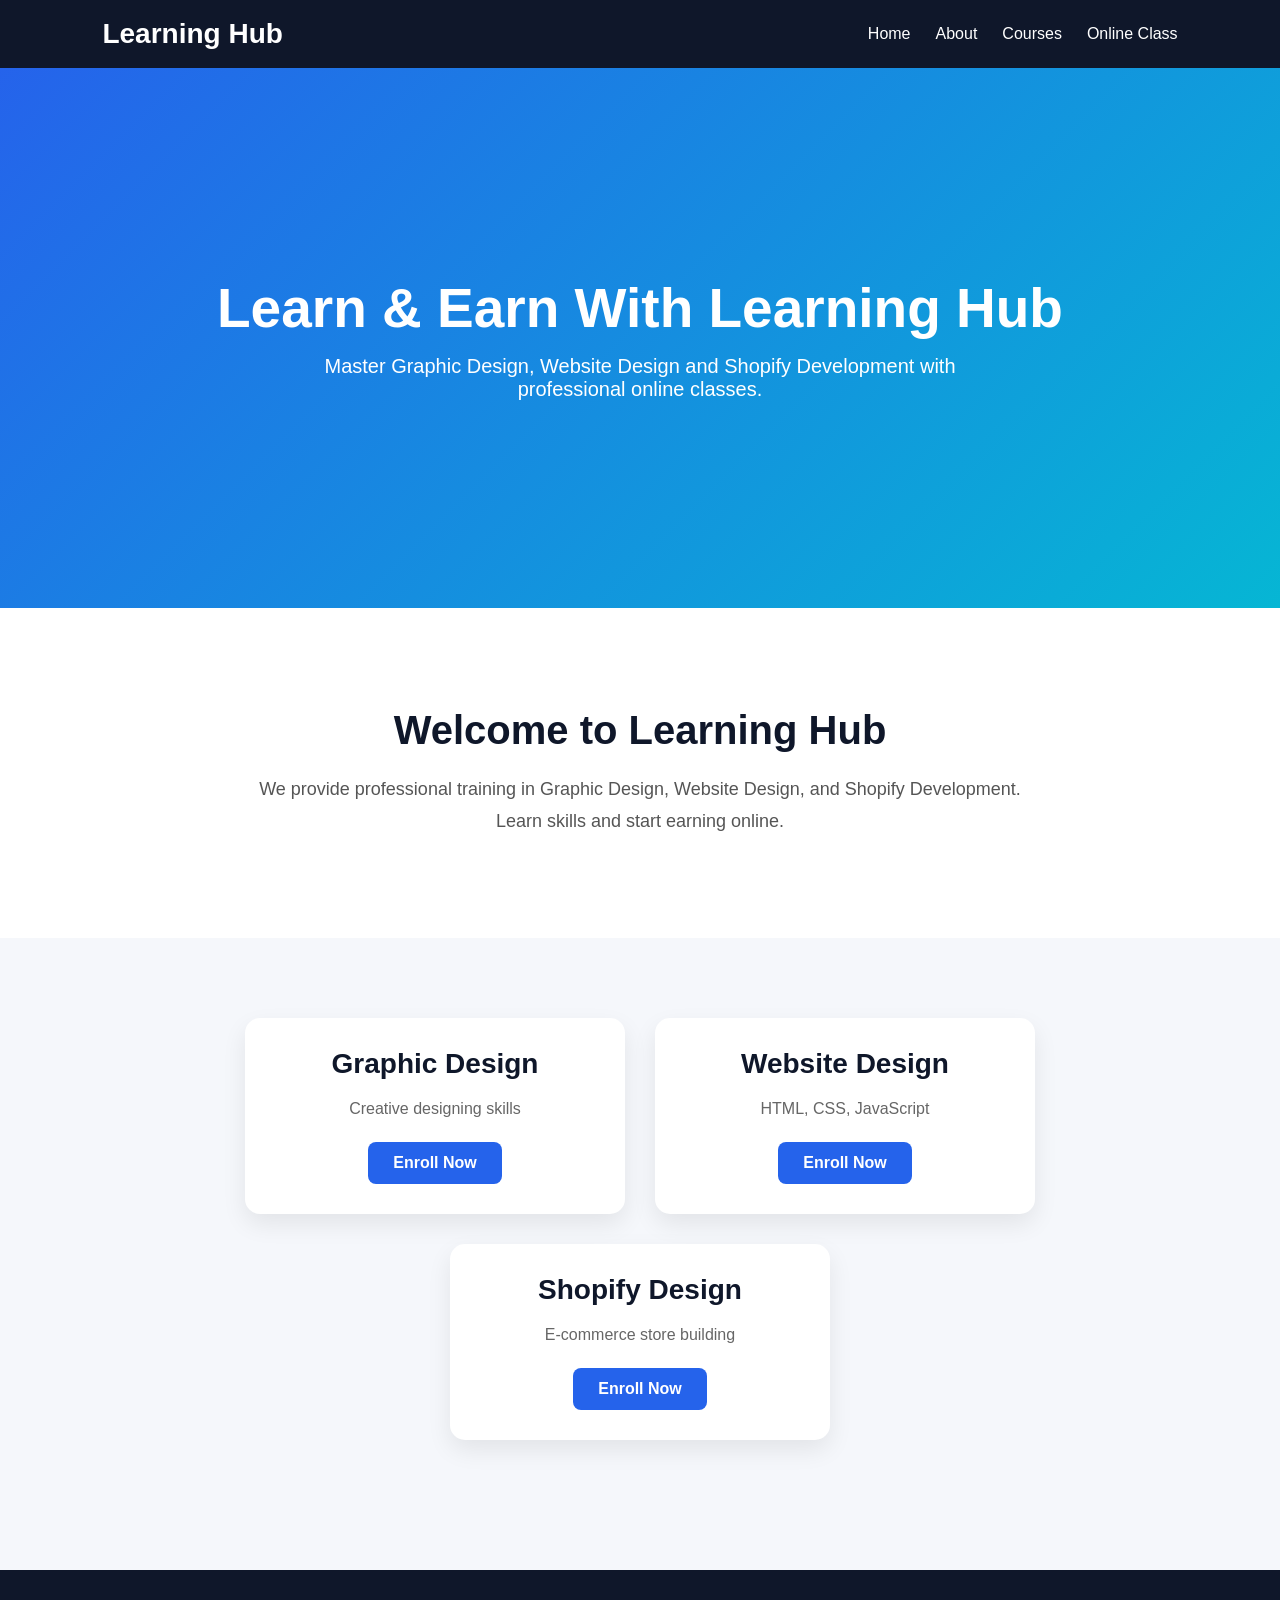
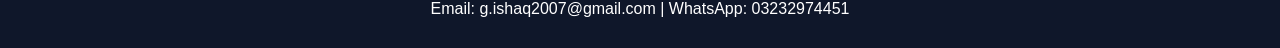
<file: index.html>
<!DOCTYPE html>
<html lang="en">
<head>
<meta charset="UTF-8">
<title>Learning Hub</title>
<link rel="stylesheet" href="index.css">
  <meta name="viewport" content="width=device-width, initial-scale=1.0">

</head>

<body>

<!-- NAVBAR -->
<header>
  <div class="logo">Learning Hub</div>

  <ul class="nav">
    <li><a href="index.html">Home</a></li>
    <li><a href="#about">About</a></li>
    <li><a href="#courses">Courses</a></li>

    <!-- ✅ FIXED ONLINE CLASS LINK -->
<li><a href="class-gate.html">Online Class</a></li>  </ul>
</header>

<section class="slider">
    <div class="slide">Learn & Earn With Learning Hub</div>
    <p>
        Master Graphic Design, Website Design and Shopify Development
        with professional online classes.
    </p>
</section>

<!-- ABOUT -->
<section id="about" class="about">
  <div>
    <h2>Welcome to Learning Hub</h2>
    <p>
      We provide professional training in Graphic Design, Website Design,
      and Shopify Development. Learn skills and start earning online.
    </p>
  </div>
</section>

<!-- COURSES -->
<section id="courses" class="courses">

  <div class="card">
    <h3>Graphic Design</h3>
    <p>Creative designing skills</p>
    <a href="enroll.html?course=Graphic Design" class="btn">Enroll Now</a>
  </div>

  <div class="card">
    <h3>Website Design</h3>
    <p>HTML, CSS, JavaScript</p>
    <a href="enroll.html?course=Website Design" class="btn">Enroll Now</a>
  </div>

  <div class="card">
    <h3>Shopify Design</h3>
    <p>E-commerce store building</p>
    <a href="enroll.html?course=Shopify Design" class="btn">Enroll Now</a>
  </div>

</section>

<!-- FOOTER -->
<footer>
  <p>Email: g.ishaq2007@gmail.com | WhatsApp: 03232974451</p>
</footer>

</body>
</html>
</file>
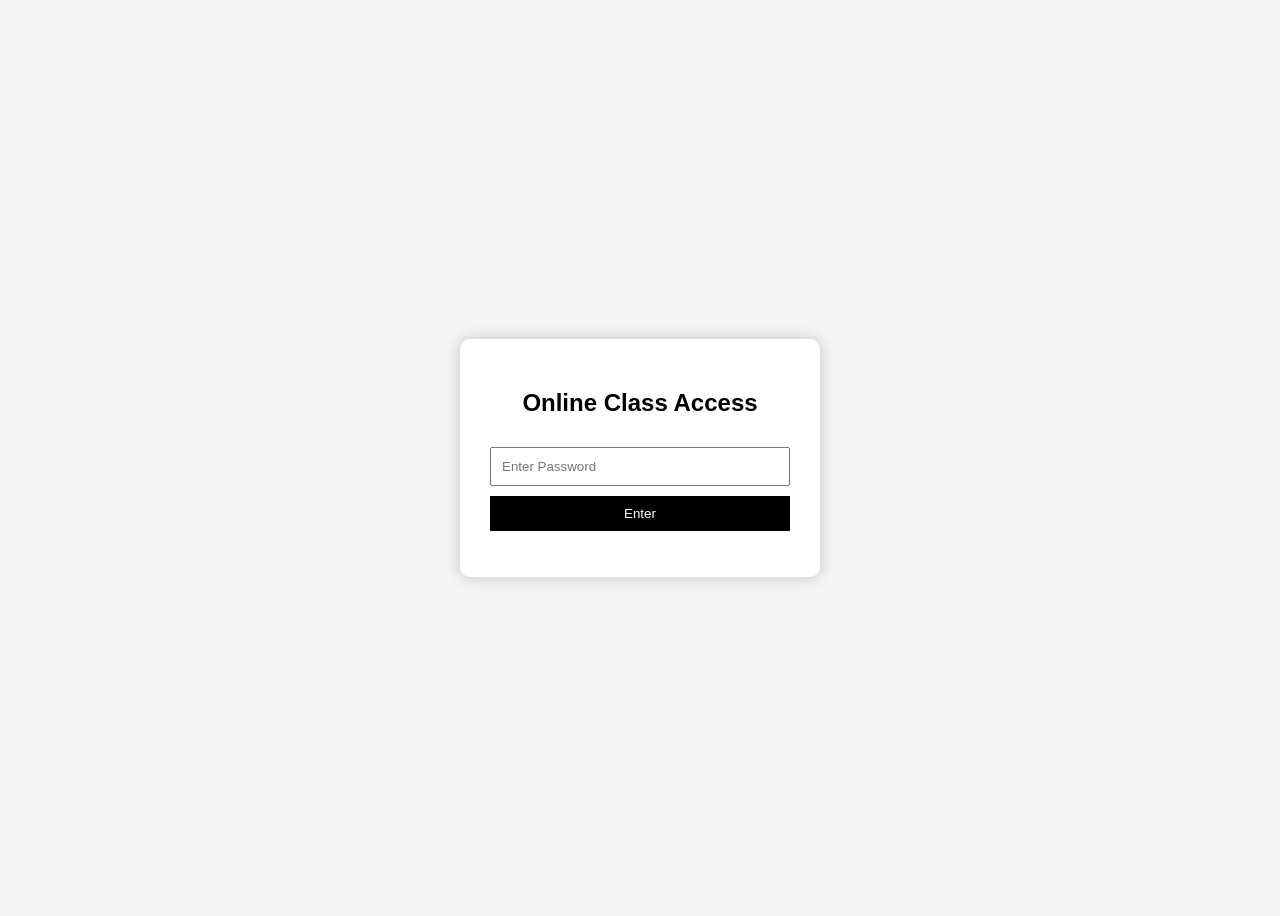
<file: class-gate.html>
<!DOCTYPE html>
<html lang="en">
<head>
<meta charset="UTF-8">
 <meta name="viewport" content="width=device-width, initial-scale=1.0">
<title>Class Access</title>

<style>
body{
display:flex;
justify-content:center;
align-items:center;
height:100vh;
font-family:Arial;
background:#f4f4f4;
}

.box{
background:white;
padding:30px;
border-radius:10px;
box-shadow:0 0 15px rgba(0,0,0,0.2);
text-align:center;
width:300px;
}

input{
width:100%;
padding:10px;
margin:10px 0;
box-sizing:border-box;
}

button{
width:100%;
padding:10px;
background:black;
color:white;
border:none;
cursor:pointer;
}
</style>
</head>
<body>

<div class="box">
<h2>Online Class Access</h2>

<input type="password" id="password" placeholder="Enter Password">

<button onclick="checkPassword()">Enter</button>

<p id="msg"></p>
</div>

<script>
function checkPassword(){

let pass = document.getElementById("password").value;

if(pass === "2468"){
window.location.href = "online-class.html";
}
else{
document.getElementById("msg").innerHTML =
"Wrong Password ❌";
}

}
</script>

</body>
</html>
</file>
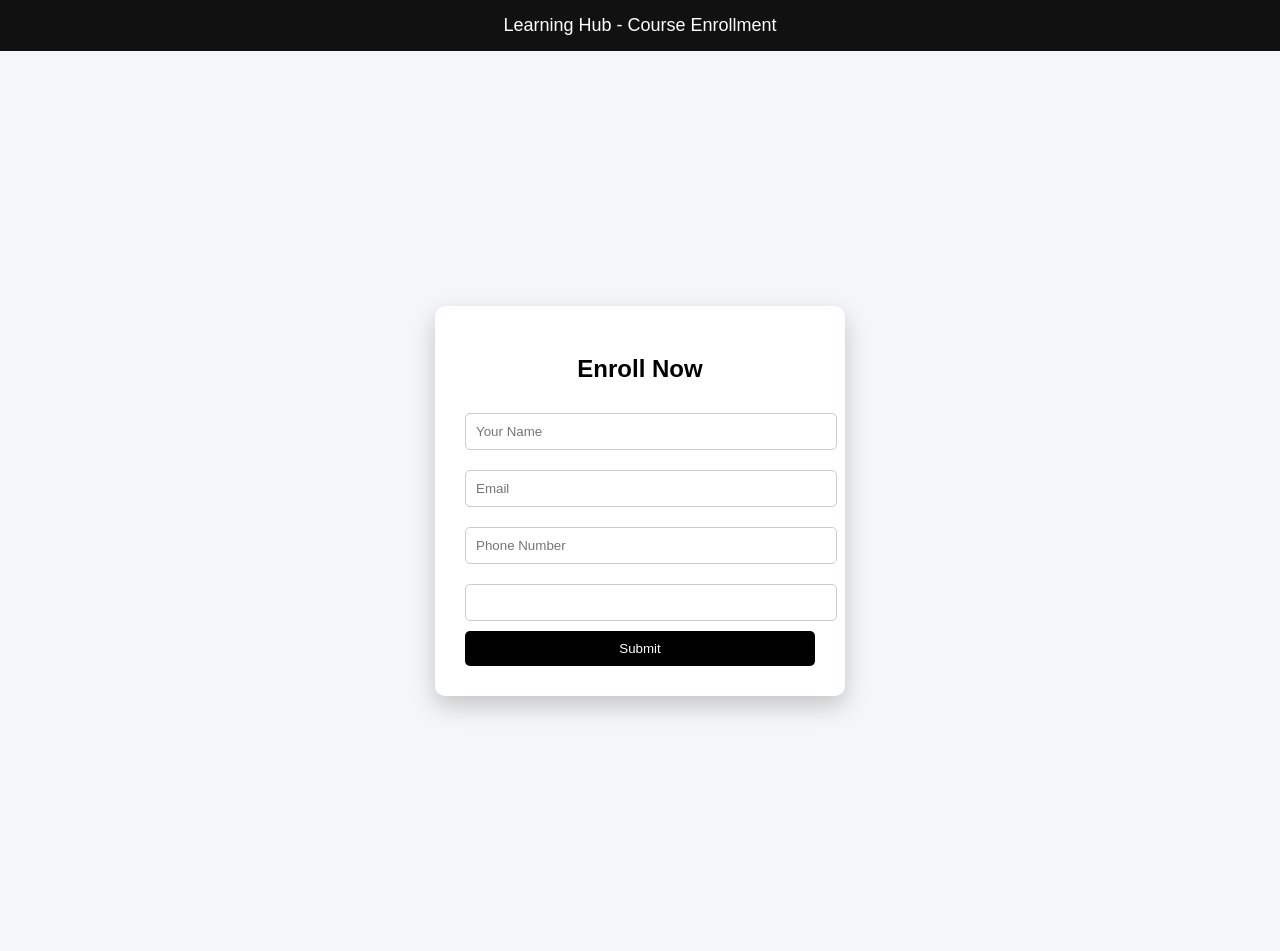
<file: enroll.html>
<!DOCTYPE html>
<html lang="en">
<head>
<meta charset="UTF-8">
<title>Enroll - Learning Hub</title>
<link rel="stylesheet" href="style.css">
  <meta name="viewport" content="width=device-width, initial-scale=1.0">


<style>
body{
background:#f4f6f9;
}

.form-container{
width:100%;
height:100vh;
display:flex;
justify-content:center;
align-items:center;
}

.form-box{
background:white;
padding:30px;
width:350px;
border-radius:10px;
box-shadow:0 10px 25px rgba(0,0,0,0.2);
animation:fadeIn 0.6s ease-in-out;
}

.form-box h2{
text-align:center;
margin-bottom:20px;
}

.form-box input{
width:100%;
padding:10px;
margin:10px 0;
border:1px solid #ccc;
border-radius:5px;
outline:none;
transition:0.3s;
}

.form-box input:focus{
border-color:black;
box-shadow:0 0 5px gray;
}

.form-box button{
width:100%;
padding:10px;
background:black;
color:white;
border:none;
border-radius:5px;
cursor:pointer;
transition:0.3s;
}

.form-box button:hover{
background:#333;
transform:scale(1.03);
}

@keyframes fadeIn{
from{opacity:0; transform:translateY(20px);}
to{opacity:1; transform:translateY(0);}
}

/* TOP TITLE BAR */
.top-bar{
text-align:center;
padding:15px;
background:#111;
color:white;
font-size:18px;
}
</style>

</head>
<body>

<div class="top-bar">
Learning Hub - Course Enrollment
</div>

<div class="form-container">

  <div class="form-box">
    <h2>Enroll Now</h2>

    <input type="text" id="name" placeholder="Your Name">
    <input type="email" id="email" placeholder="Email">
    <input type="text" id="number" placeholder="Phone Number">

    <input type="text" id="course" readonly>

    <button onclick="sendWhatsApp()">Submit</button>
  </div>

</div>

<script>
const params = new URLSearchParams(window.location.search);
document.getElementById("course").value = params.get("course");

function sendWhatsApp(){
  let name = document.getElementById("name").value;
  let email = document.getElementById("email").value;
  let number = document.getElementById("number").value;
  let course = document.getElementById("course").value;

  let msg = `New Enrollment:%0AName: ${name}%0AEmail: ${email}%0APhone: ${number}%0ACourse: ${course}`;

  window.open("https://wa.me/923232974451?text=" + msg, "_blank");
}
</script>

</body>
</html>
</file>
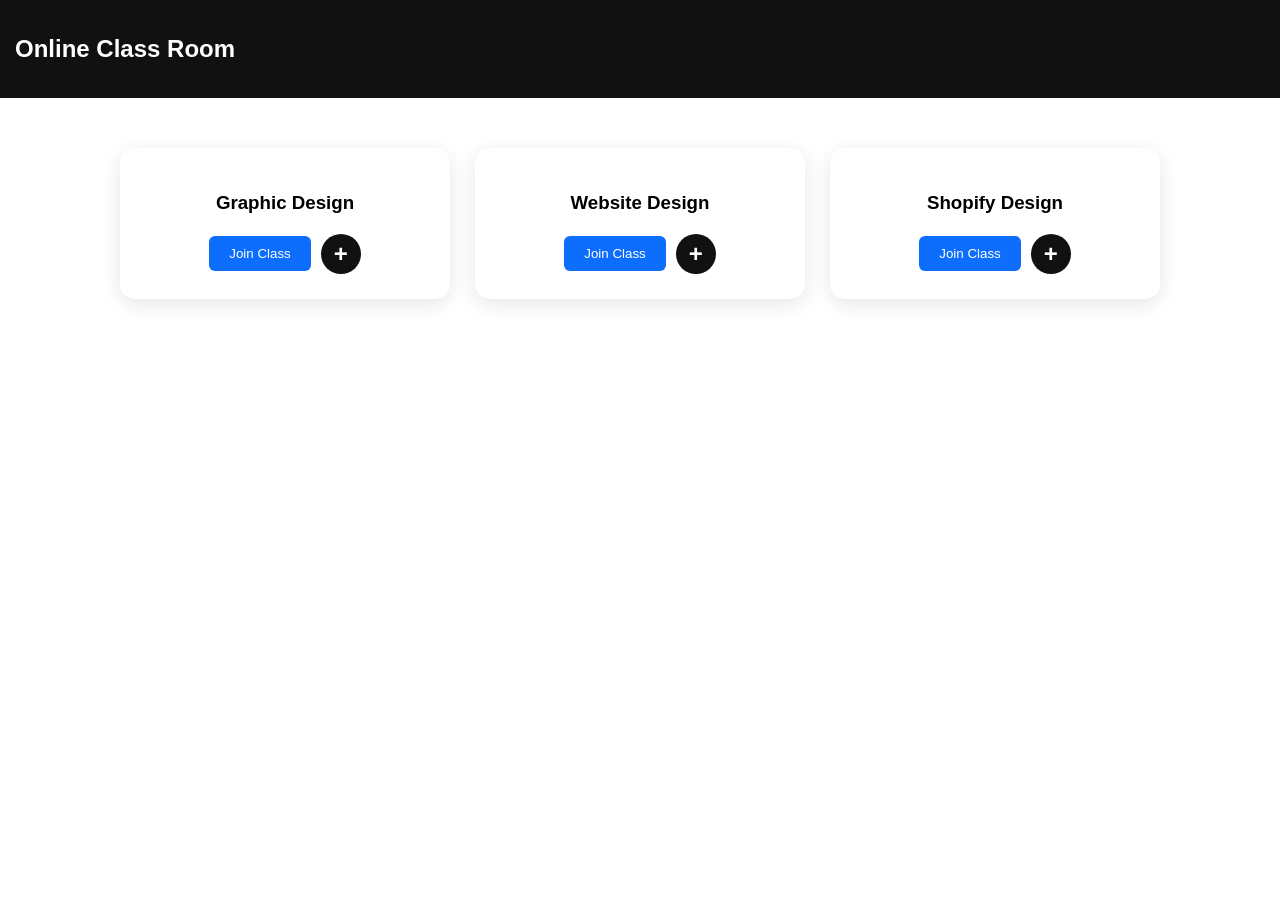
<file: online-class.html>
<!DOCTYPE html>
<html>
<head>
<title>Online Class - Learning Hub</title>
<link rel="stylesheet" href="style.css">
    <meta name="viewport" content="width=device-width, initial-scale=1.0">

</head>
<body>

<header class="topbar">
<h2>Online Class Room</h2>
</header>

<section class="class-container">

<div class="course-card">
    <h3>Graphic Design</h3>

    <div class="btn-area">
        <button onclick="joinClass('graphic')">Join Class</button>
        <span class="plus-btn" onclick="openOwner()">+</span>
    </div>
</div>

<div class="course-card">
    <h3>Website Design</h3>

    <div class="btn-area">
        <button onclick="joinClass('website')">Join Class</button>
        <span class="plus-btn" onclick="openOwner()">+</span>
    </div>
</div>

<div class="course-card">
    <h3>Shopify Design</h3>

    <div class="btn-area">
        <button onclick="joinClass('shopify')">Join Class</button>
        <span class="plus-btn" onclick="openOwner()">+</span>
    </div>
</div>

</section>

<!-- <div class="join-section">
  <button onclick="joinClass()">Join Class</button>
</div> -->

<!-- PLUS BUTTON (OWNER ONLY) -->
<!-- <div class="plus" onclick="openOwner()">+</div> -->

<!-- OWNER LOGIN -->
<div id="ownerBox" class="popup">
  <div class="popup-box">
    <h3>Owner Password</h3>
    <input type="password" id="ownerPass">
    <button onclick="checkOwner()">Submit</button>
    <p id="ownerMsg"></p>
  </div>
</div>

<!-- LINK INPUT -->
<div id="linkBox" class="popup">
  <div class="popup-box">
    <h3>Enter Class Link</h3>
    <input type="text" id="classLink" placeholder="Zoom / Google Meet Link">
    <button onclick="saveLink()">Save</button>
  </div>
</div>

<script src="script.js"></script>
</body>
</html>
</file>
<file: index.css>
*{
margin:0;
padding:0;
/* box-sizing:border-box; */
font-family:'Segoe UI',sans-serif;
}

body{
background:#f5f7fb;
}

/* NAVBAR */
header{
background:#0f172a;
color:white;
display:flex;
justify-content:space-between;
align-items:center;
padding:18px 8%;
position:sticky;
top:0;
z-index:1000;
}

.logo{
font-size:28px;
font-weight:bold;
}

.nav{
display:flex;
list-style:none;
gap:25px;
}

.nav a{
color:white;
text-decoration:none;
font-weight:500;
transition:.3s;
}

.nav a:hover{
color:#38bdf8;
}

/* HERO */
.slider{
height:500px;
background:linear-gradient(135deg,#2563eb,#06b6d4);
display:flex;
flex-direction:column;
justify-content:center;
align-items:center;
text-align:center;
color:white;
padding:20px;
}

.slide{
font-size:55px;
font-weight:bold;
margin-bottom:15px;
}

.slider p{
font-size:20px;
max-width:700px;
}

/* ABOUT */
.about{
padding:100px 10%;
background:white;
text-align:center;
}

.about h2{
font-size:40px;
margin-bottom:20px;
color:#0f172a;
}

.about p{
font-size:18px;
color:#555;
max-width:800px;
margin:auto;
line-height:1.8;
}

/* COURSES */
.courses{
display:flex;
justify-content:center;
gap:30px;
flex-wrap:wrap;
padding:80px 10%;
}

.card{
width:320px;
background:white;
padding:30px;
border-radius:15px;
box-shadow:0 10px 25px rgba(0,0,0,.08);
transition:.3s;
text-align:center;
}

.card:hover{
transform:translateY(-10px);
}

.card h3{
font-size:28px;
margin-bottom:15px;
color:#0f172a;
}

.card p{
color:#666;
line-height:1.7;
margin-bottom:20px;
}

.btn{
display:inline-block;
padding:12px 25px;
background:#2563eb;
color:white;
text-decoration:none;
border-radius:8px;
font-weight:bold;
transition:.3s;
}

.btn:hover{
background:#1d4ed8;
}

/* FOOTER */
footer{
background:#0f172a;
color:white;
text-align:center;
padding:30px;
margin-top:50px;
}

/* MOBILE */
@media(max-width:768px){

header{
flex-direction:column;
gap:15px;
}

.nav{
flex-wrap:wrap;
justify-content:center;
}

.slide{
font-size:35px;
}

.about h2{
font-size:30px;
}

.card{
width:100%;
max-width:350px;
}

}
</file>
<file: style.css>
body{
margin:0;
font-family:Arial;
}

/* NAVBAR */
header{
display:flex;
justify-content:space-between;
align-items:center;
padding:15px;
background:#111;
color:white;
}

.nav{
list-style:none;
display:flex;
gap:15px;
}

.nav a{
color:white;
text-decoration:none;
}

/* SLIDER */
.slider{
height:300px;
display:flex;
justify-content:center;
align-items:center;
background:#f2f2f2;
font-size:30px;
animation:fade 9s infinite;
}

@keyframes fade{
0%{background:#f2f2f2;}
50%{background:#ddd;}
100%{background:#f2f2f2;}
}

/* ABOUT */
.about{
display:flex;
justify-content:center;
padding:40px;
text-align:center;
}

/* COURSES */
.courses{
display:flex;
justify-content:center;
gap:20px;
padding:40px;
}

.card{
width:200px;
padding:20px;
box-shadow:0 0 10px gray;
text-align:center;
}

.btn{
display:inline-block;
margin-top:10px;
padding:8px;
background:black;
color:white;
text-decoration:none;
}

/* FOOTER */
footer{
text-align:center;
padding:15px;
background:#111;
color:white;
}

/* POPUP */
.popup{
display:none;
position:fixed;
top:0;
left:0;
width:100%;
height:100%;
background:rgba(0,0,0,0.5);
}

.popup-box{
background:white;
padding:20px;
width:300px;
margin:150px auto;
text-align:center;
}

/* PLUS BUTTON */
.plus{
position:fixed;
bottom:20px;
right:20px;
background:black;
color:white;
padding:15px;
border-radius:50%;
cursor:pointer;
}


.topbar{
background:#111;
color:white;
text-align:center;
padding:15px;
}

.class-container{
display:flex;
justify-content:center;
gap:20px;
margin-top:40px;
}

.card{
width:150px;
height:100px;
background:white;
box-shadow:0 0 10px gray;
display:flex;
align-items:center;
justify-content:center;
border-radius:10px;
}

.join-section{
text-align:center;
margin-top:30px;
}

.join-section button{
padding:10px 20px;
background:black;
color:white;
border:none;
cursor:pointer;
}





.class-container{
display:flex;
justify-content:center;
gap:25px;
margin-top:50px;
flex-wrap:wrap;
}

.course-card{
width:280px;
background:#fff;
padding:25px;
border-radius:15px;
box-shadow:0 5px 20px rgba(0,0,0,.1);
text-align:center;
}

.course-card h3{
margin-bottom:20px;
}

.btn-area{
display:flex;
justify-content:center;
align-items:center;
gap:10px;
}

.btn-area button{
padding:10px 20px;
border:none;
background:#0d6efd;
color:white;
border-radius:6px;
cursor:pointer;
}

.plus-btn{
width:40px;
height:40px;
display:flex;
align-items:center;
justify-content:center;
background:#111;
color:white;
border-radius:50%;
cursor:pointer;
font-size:24px;
font-weight:bold;
}
</file>
